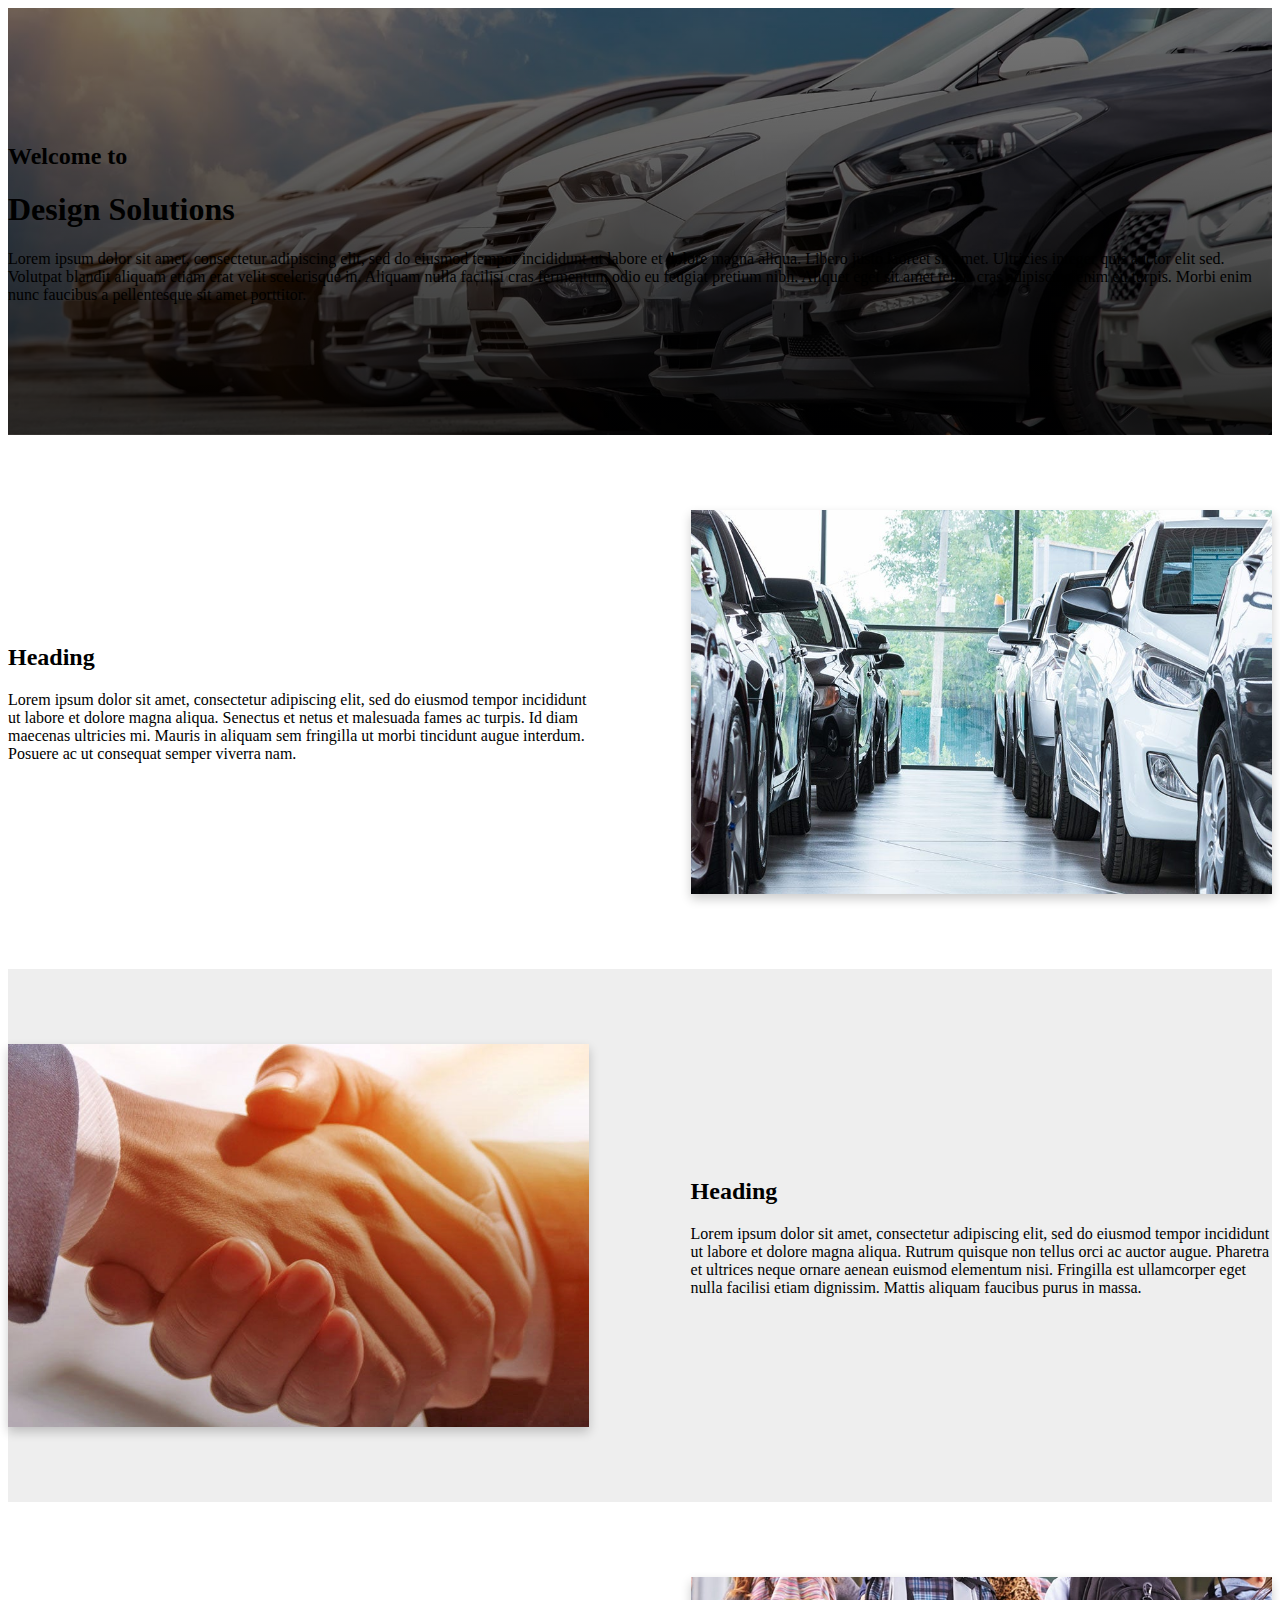
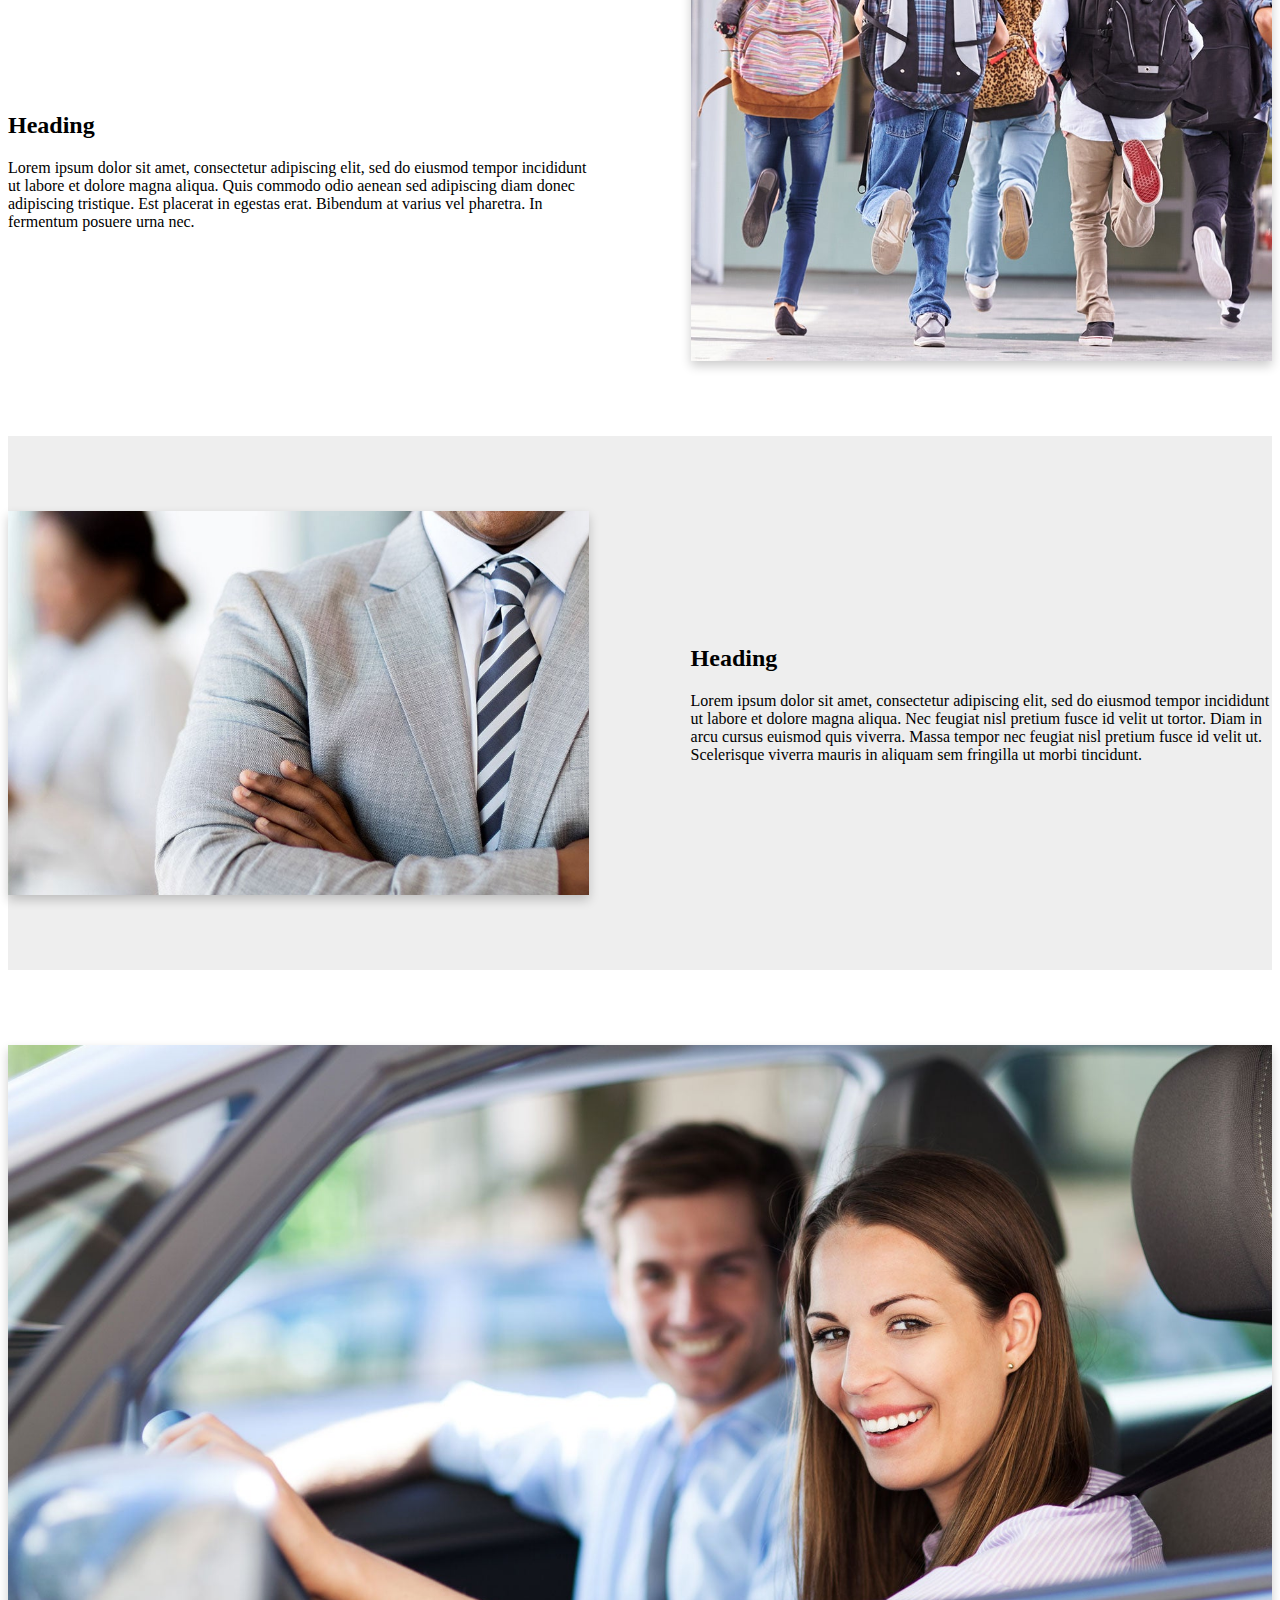
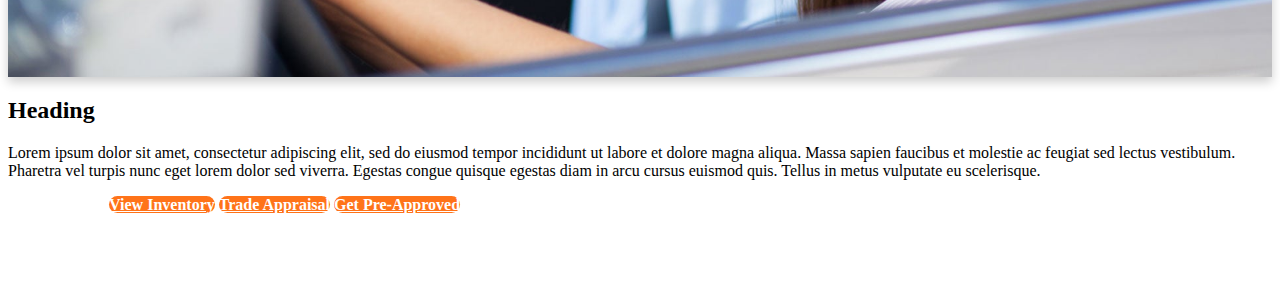
<file: DealerOn-Challenge-1/index.html>
<!doctype html>
<html lang="en">

<head>
  <!-- Required meta tags -->
  <meta charset="utf-8">
  <meta name="viewport" content="width=device-width, initial-scale=1, shrink-to-fit=no">

  <!-- Bootstrap CSS -->
  <link rel="stylesheet" href="https://cdn.jsdelivr.net/npm/bootstrap@4.5.3/dist/css/bootstrap.min.css" integrity="sha384-TX8t27EcRE3e/ihU7zmQxVncDAy5uIKz4rEkgIXeMed4M0jlfIDPvg6uqKI2xXr2" crossorigin="anonymous">
  <link rel="stylesheet" href="css/styles.css">
  <title>Design Challenge #1</title>
</head>

<body>

  <div class="section-0 text-center text-white">
    <div aria-label="vehicle lineup background" alt="vehicle lineup background" class="img-background img-cover" style="background-image: linear-gradient(rgba(0,0,0,.5),rgba(0,0,0,.8)), url('images/hero-cars-1.jpg'); padding: 115px 0;">
      <div class="container">
        <div class="row">

          <div class="col-lg-12">
            <h2 class="m-0 text-uppercase smaller">Welcome to</h2>
            <h1 class="mt-0 text-uppercase">Design Solutions</h1>
            <p class="mt-1 mb-0">Lorem ipsum dolor sit amet, consectetur adipiscing elit, sed do eiusmod tempor incididunt ut labore et dolore magna aliqua. Libero justo laoreet sit amet. Ultricies integer quis auctor elit sed. Volutpat blandit
              aliquam etiam erat velit scelerisque in. Aliquam nulla facilisi cras fermentum odio eu feugiat pretium nibh. Aliquet eget sit amet tellus cras adipiscing enim eu turpis. Morbi enim nunc faucibus a pellentesque sit amet porttitor.</p>
          </div>

        </div>
      </div>
    </div>
  </div>

  <div class="section section-1">
    <div class="container">
      <div class="flex-container">

        <div class="flex-item">
          <h2 class="text-uppercase">Heading</h2>
          <p>Lorem ipsum dolor sit amet, consectetur adipiscing elit, sed do eiusmod tempor incididunt ut labore et dolore magna aliqua. Senectus et netus et malesuada fames ac turpis. Id diam maecenas ultricies mi. Mauris in aliquam sem fringilla ut
            morbi tincidunt augue interdum. Posuere ac ut consequat semper viverra nam.</p>
        </div>

        <div class="flex-item">
          <div aria-label="vehicle lineup" alt="vehicle lineup" style="background-image: url('images/about-dealership-600.jpg');" class="img-background img-cover img-spacing"></div>
        </div>

      </div>
    </div>
  </div>


  <div class="section section-2 bg-gray">
    <div class="container">
      <div class="flex-container">
        <div class="flex-item">
          <div aria-label="handshake" alt="handshake" style="background-image: url('images/about-handshake-600.jpg');" class="img-background img-cover img-spacing"></div>
        </div>
        <div class="flex-item">

          <h2 class="text-uppercase">Heading</h2>

          <p>Lorem ipsum dolor sit amet, consectetur adipiscing elit, sed do eiusmod tempor incididunt ut labore et dolore magna aliqua. Rutrum quisque non tellus orci ac auctor augue. Pharetra et ultrices neque ornare aenean euismod elementum nisi.
            Fringilla est ullamcorper eget nulla facilisi etiam dignissim. Mattis aliquam faucibus purus in massa.</p>
        </div>
      </div>
    </div>
  </div>

  <div class="section section-3">
    <div class="container">
      <div class="flex-container">
        <div class="flex-item">
          <h2 class="text-uppercase">Heading</h2>
          <p>Lorem ipsum dolor sit amet, consectetur adipiscing elit, sed do eiusmod tempor incididunt ut labore et dolore magna aliqua. Quis commodo odio aenean sed adipiscing diam donec adipiscing tristique. Est placerat in egestas erat. Bibendum
            at varius vel pharetra. In fermentum posuere urna nec.</p>
        </div>
        <div class="flex-item">
          <div aria-label="kids skipping" alt="kids skipping" style="background-image: url('images/community-600.jpg');" class="img-background img-cover img-spacing"></div>
        </div>
      </div>
    </div>
  </div>

  <div class="section section-4 bg-gray">
    <div class="container">
      <div class="flex-container">

        <div class="flex-item">
          <div aria-label="Where did my head go?" alt="Where did my head go?" style="background-image: url('images/about-staff-600.jpg');" class="img-background img-cover img-spacing"></div>
        </div>

        <div class="flex-item">
          <h2 class="text-uppercase">Heading</h2>
          <p>Lorem ipsum dolor sit amet, consectetur adipiscing elit, sed do eiusmod tempor incididunt ut labore et dolore magna aliqua. Nec feugiat nisl pretium fusce id velit ut tortor. Diam in arcu cursus euismod quis viverra. Massa tempor nec
            feugiat nisl pretium fusce id velit ut. Scelerisque viverra mauris in aliquam sem fringilla ut morbi tincidunt.</p>
        </div>

      </div>
    </div>
  </div>

  <div class="section section-bot text-center">
    <div class="container">
      <div class="row">

        <div class="offset-md-1 col-md-10">
          <div aria-label="Happy customers in car" alt="Happy customers in car" style="background-image: url('images/happy-customers.jpg'); padding-top: 50%;" class="img-background img-spacing img-cover"></div>
        </div>

        <div class="col-lg-12">
          <h2 class="text-uppercase">Heading</h2>
          <p>Lorem ipsum dolor sit amet, consectetur adipiscing elit, sed do eiusmod tempor incididunt ut labore et dolore magna aliqua. Massa sapien faucibus et molestie ac feugiat sed lectus vestibulum. Pharetra vel turpis
            nunc eget lorem dolor sed viverra. Egestas congue quisque egestas diam in arcu cursus euismod quis. Tellus in metus vulputate eu scelerisque.</p>
            <div class="row cta-row">
              <a class="btn btn-orange btn-lg my-1 col-sm-12 col-lg-4" href="/searchnew.aspx">View Inventory</a>
              <a class="btn btn-orange btn-lg my-1 col-sm-12 col-lg-4" href="/trade.aspx">Trade Appraisal</a>
              <a class="btn btn-orange btn-lg my-1 col-sm-12 col-lg-4" href="/preapproved.aspx">Get Pre-Approved</a>
            </div>
        </div>

      </div>
    </div>
  </div>

  <!-- jQuery and Bootstrap Bundle -->
  <script src="https://code.jquery.com/jquery-3.5.1.slim.min.js" integrity="sha384-DfXdz2htPH0lsSSs5nCTpuj/zy4C+OGpamoFVy38MVBnE+IbbVYUew+OrCXaRkfj" crossorigin="anonymous"></script>
  <script src="https://cdn.jsdelivr.net/npm/bootstrap@4.5.3/dist/js/bootstrap.bundle.min.js" integrity="sha384-ho+j7jyWK8fNQe+A12Hb8AhRq26LrZ/JpcUGGOn+Y7RsweNrtN/tE3MoK7ZeZDyx" crossorigin="anonymous"></script>

</body>

</html>
</file>
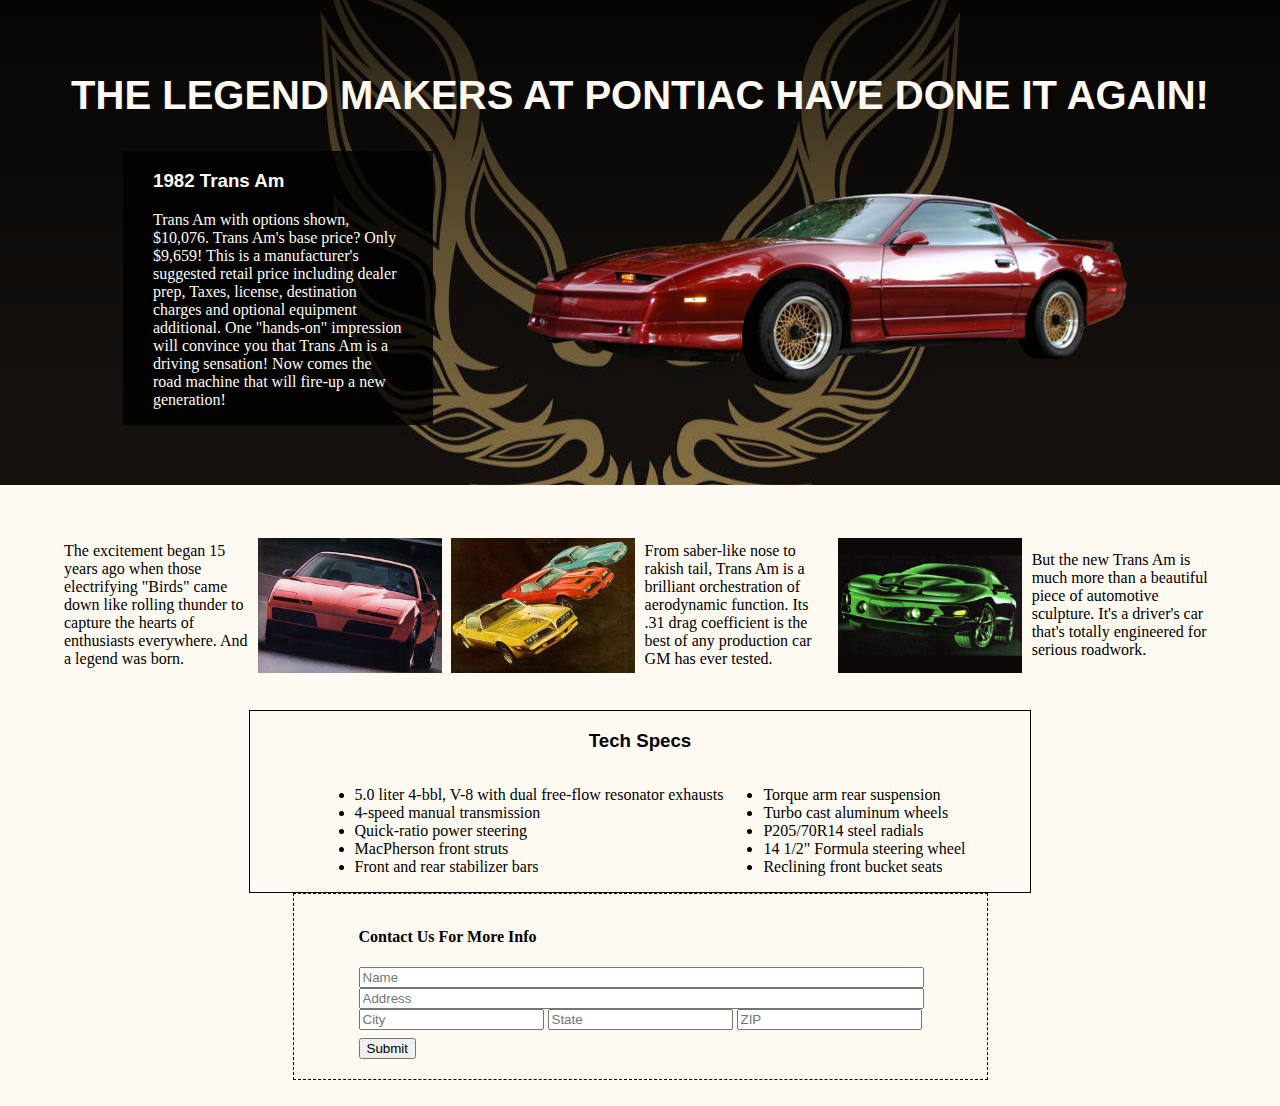
<file: DealerOn-Challenge-2/index.html>
<!doctype html>
<html lang="en">

<head>
  <meta charset="utf-8">
  <meta name="viewport" content="width=device-width, initial-scale=1, shrink-to-fit=no">
  <link rel="stylesheet" href="css/styles.css">

  <title>Design Challenge #2</title>
</head>

<body>

  <div class="text-white firebird-bg">
    <div class="text-center">
      <h2 class="uppercase large-font">The legend makers at Pontiac have done it again!</h2>
    </div>
    <div class="flex-center">
      <div class="flex-item sm-order-2 dark-bg mr-2">
        <h3>1982 Trans Am</h3>
        <p>Trans Am with options shown, $10,076. Trans Am's base price? Only $9,659! This is a manufacturer's suggested retail price including dealer prep, Taxes, license, destination charges and optional equipment additional. One "hands-on"
          impression will convince you that Trans Am is a driving sensation! Now comes the road machine that will fire-up a new generation!</p>

      </div>
      <div class="flex-item sm-order-1 ml-2">
        <img src="images/pontiac-firebird.png" alt="Pontiac Firebird" class="img-responsive margin-auto margin-tb">
      </div>

    </div>
  </div>

  <div class="container">
    <div class="flex-container">

      <div class="flex-top sm-order-2">
        <p>The excitement began 15 years ago when those electrifying "Birds" came down like rolling thunder to capture the hearts of enthusiasts everywhere. And a legend was born.</p>
      </div>
      <div class="flex-top sm-order-1">
        <img src="images/firebird_1982.jpg" alt="" class="img-responsive margin-auto">

      </div>
      <div class="flex-top">
        <img src="images/firebird.jpg" alt="" class="img-responsive margin-auto">

      </div>
      <div class="flex-top">
        <p>From saber-like nose to rakish tail, Trans Am is a brilliant orchestration of aerodynamic function. Its .31 drag coefficient is the best of any production car GM has ever tested. </p>

      </div>
      <div class="flex-top md-order-6">
        <img src="images/firebird_1998.jpg" alt="" class="img-responsive margin-auto">

      </div>
      <div class="flex-top md-order-5">
        <p>But the new Trans Am is much more than a beautiful piece of automotive sculpture. It's a driver's car that's totally engineered for serious roadwork.</p>
      </div>

    </div>
  </div>

  <div class="container">

    <div class="flex-container flex-center">
      <div class="flex-column border-solid">
        <h3>Tech Specs</h3>
        <div class="flex-container">
          <div>
            <ul>
              <li>5.0 liter 4-bbl, V-8 with dual free-flow resonator exhausts</li>
              <li>4-speed manual transmission</li>
              <li>Quick-ratio power steering</li>
              <li>MacPherson front struts</li>
              <li>Front and rear stabilizer bars</li>
            </ul>
          </div>
          <div>
            <ul>
              <li>Torque arm rear suspension</li>
              <li>Turbo cast aluminum wheels</li>
              <li>P205/70R14 steel radials</li>
              <li>14 1/2" Formula steering wheel</li>
              <li>Reclining front bucket seats</li>
            </ul>
          </div>
        </div>


      </div>
      <div class="border-dotted">
        <form>
          <h4>Contact Us For More Info</h4>
          <input type="text" name="Name" placeholder="Name" class="full-width">
          <br>
          <input type="text" name="Address" placeholder="Address" class="full-width">
          <br>
          <input type="text" name="City" placeholder="City" class="part-width">
          <input type="text" name="State" placeholder="State" class="part-width">
          <input type="text" name="ZIP" placeholder="ZIP" class="part-width">
          <br>
          <button type="button" name="button" style="margin-top: .5rem; margin-bottom: .5rem;">Submit</button>
        </form>
      </div>
    </div>

  </div>

</body>

</html>
</file>
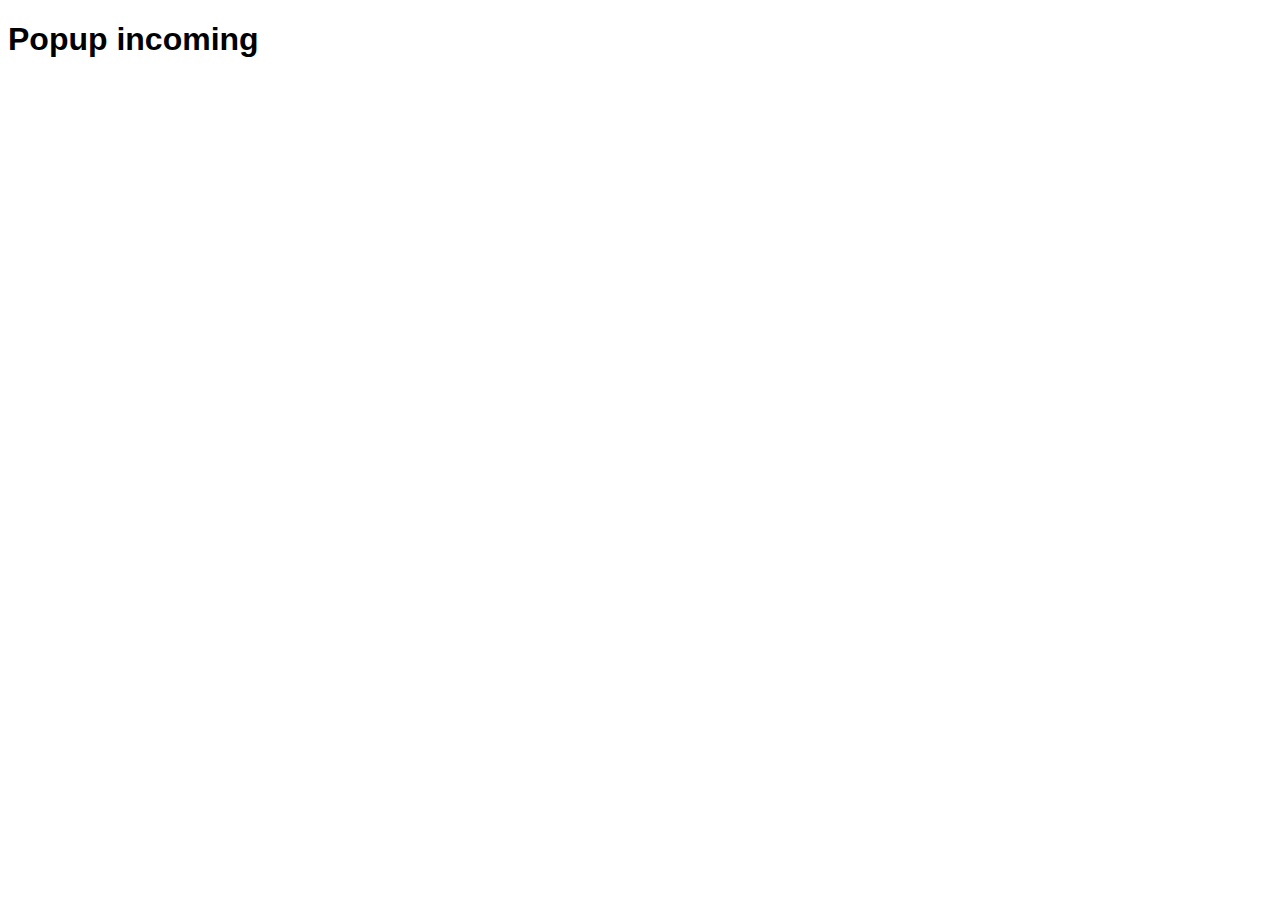
<file: DealerOn-Challenge-3/index.html>
<!DOCTYPE html>
<html lang="en" dir="ltr">

<head>
  <meta charset="utf-8">
  <meta name="viewport" content="width=device-width, initial-scale=1, shrink-to-fit=no">

  <title>Design Challenge 3</title>

  <link rel="stylesheet" href="css/styles.css">

  <script src="https://code.jquery.com/jquery-3.5.1.min.js" integrity="sha256-9/aliU8dGd2tb6OSsuzixeV4y/faTqgFtohetphbbj0=" crossorigin="anonymous"></script>
  <script>
    $(document).ready(function() {
      setTimeout(function() {
        $(".pop-outer").fadeIn('slow');
      }, 3000);
      $(".close").click(function() {
        $('.pop-outer').fadeOut('fast');
      });
    });
  </script>
</head>

<body>

  <h1>Popup incoming</h1>
  <div style="display: none;" class="pop-outer">
    <div class="pop-inner">
      <button class="close">X</button>
      <div class="text-center">
        <h2>If you would you like to
          <br>
          <span class="big">Save $500</span>
          <br>
          It's easy when you just give us your personal information!</h2>
        <input type="text" placeholder="First Name">
        <input type="text" placeholder="Last Name">
        <br>
        <input type="email" placeholder="Email">
        <input type="tel" placeholder="Phone">
        <br>
        <button class="lead">Submit</button>
      </div>
      <p class="disclaimer text-center"><span>Disclaimer:</span> It's cool, you can trust me.</p>


    </div>
  </div>

</body>

</html>
</file>
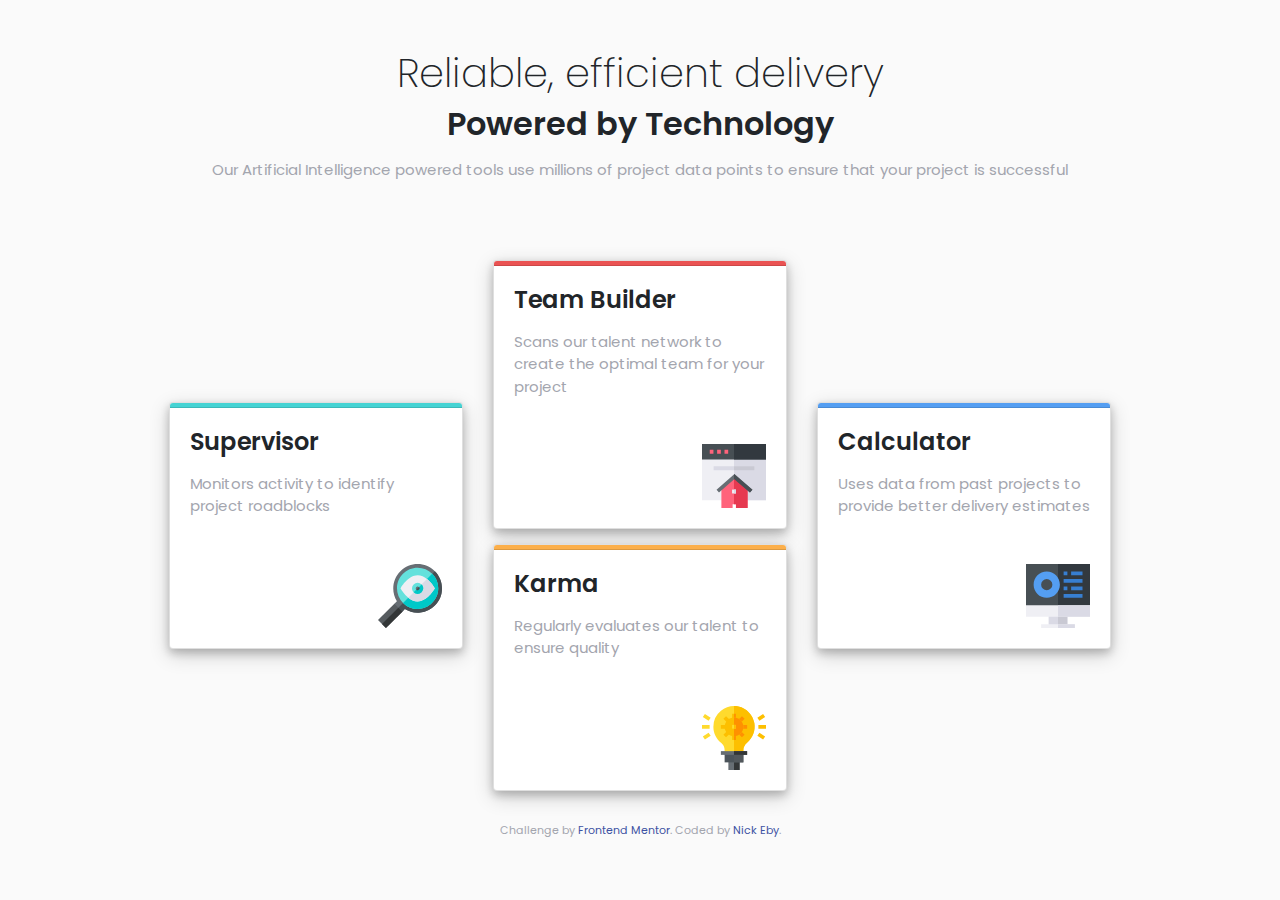
<file: four-card-feature-section-master/index.html>
<!DOCTYPE html>
<html lang="en">

<head>
  <meta charset="UTF-8">
  <meta name="viewport" content="width=device-width, initial-scale=1.0"> <!-- displays site properly based on user's device -->

  <link rel="icon" type="image/png" sizes="32x32" href="./images/favicon-32x32.png">
  <link href="https://fonts.googleapis.com/css?family=Poppins:200,400,600&display=swap" rel="stylesheet">
  <link rel="stylesheet" href="https://stackpath.bootstrapcdn.com/bootstrap/4.4.1/css/bootstrap.min.css" integrity="sha384-Vkoo8x4CGsO3+Hhxv8T/Q5PaXtkKtu6ug5TOeNV6gBiFeWPGFN9MuhOf23Q9Ifjh" crossorigin="anonymous">
  <title>Frontend Mentor | Four card feature section</title>

  <!-- Feel free to remove these styles or customise in your own stylesheet 👍 -->
  <style>
    body {
      font-family: 'Poppins', sans-serif;
      background-color: hsl(0, 0%, 98%);
    }

    h1 {
      font-weight: 200;
    }

    h2, h4 {
      font-weight: 600;
    }

    p {
      font-size: 15px;
      color: hsl(229, 6%, 66%);
      margin-top: 1rem;
      margin-bottom: 2em;
    }

    img {
      margin-top: 1rem;
      float: right;
    }

    .attribution {
      font-size: 11px;
      text-align: center;
    }

    .attribution a {
      color: hsl(228, 45%, 44%);
    }

    .center {
      text-align: center;
      margin: 5% auto;
    }

    .card {
      margin-bottom: 5%;
      box-shadow: 0 4px 8px 0 rgba(0, 0, 0, 0.2), 0 6px 20px 0 rgba(0, 0, 0, 0.19);
    }

    .card-header {
      padding: 2px;
    }

    .red {
      background-color: hsl(0, 78%, 62%);
    }

    .cyan {
      background-color: hsl(180, 62%, 55%);
    }

    .orange {
      background-color: hsl(34, 97%, 64%);
    }

    .blue {
      background-color: hsl(212, 86%, 64%);
    }

    .row {
      margin: auto 12%;
    }
    @media (max-width: 1028px) {
      .row {
        margin: auto 3%;
      }
    }
    .side {
      align-self: center;
    }
  </style>
</head>

<body>
  <div class="row">
    <div class="col-lg-12 center">

      <h1>Reliable, efficient delivery</h1>
      <h2>Powered by Technology</h2>

      <p>Our Artificial Intelligence powered tools use millions of project data points
        to ensure that your project is successful</p>
    </div>
  </div>

  <div class="row">
    <div class="col-lg-4 side">
      <div class="card">
        <div class="card-header cyan"></div>
        <div class="card-body">
          <h4 class="card-title">Supervisor</h4>
          <p class="card-text">Monitors activity to identify project roadblocks</p>
          <img src="images/icon-supervisor.svg" alt="">
        </div>
      </div>


    </div>

    <div class="col-lg-4">
      <div class="card">
        <div class="card-header red"></div>
        <div class="card-body">
          <h4 class="card-title">Team Builder</h4>
          <p class="card-text">Scans our talent network to create the optimal team for your project</p>
          <img src="images/icon-team-builder.svg" alt="">
        </div>
      </div>
      <div class="card">
        <div class="card-header orange"></div>
        <div class="card-body">
          <h4 class="card-title">Karma</h4>
          <p class="card-text">Regularly evaluates our talent to ensure quality</p>
          <img src="images/icon-karma.svg" alt="">
        </div>
      </div>
    </div>

    <div class="col-lg-4 side">
      <div class="card ">
        <div class="card-header blue"></div>
        <div class="card-body">
          <h4 class="card-title">Calculator</h4>
          <p class="card-text">Uses data from past projects to provide better delivery estimates</p>
          <img src="images/icon-calculator.svg" alt="">
        </div>
      </div>

    </div>
  </div>

  <footer>
    <p class="attribution">
      Challenge by <a href="https://www.frontendmentor.io?ref=challenge" target="_blank">Frontend Mentor</a>.
      Coded by <a href="#">Nick Eby</a>.
    </p>
  </footer>
</body>

</html>
</file>
<file: DealerOn-Challenge-1/css/styles.css>
.flex-container {
  display: flex;
  flex-flow: row wrap;
  align-items: center;
  justify-content: space-between;
}

.flex-item {
  width: 46%;
}

.section .img-background {
  box-shadow: 0 5px 10px rgba(0, 0, 0, .2);
}

.section-bot .btn-cta {
  width: 225px;
}

.smaller {
  font-size: 1.5em;
}

.img-cover {
  background-size: cover;
}

.img-background {
  background-position: center;
  background-repeat: no-repeat;
}

.img-spacing {
  padding-top: 66%;
}

.bg-gray {
  background-color: #eee;
  color: inherit;
}

.cta-row {
  padding-left: 8%;
  padding-right: 8%;
}

.btn-orange {
  background-color: #FF7319;
  font-weight: bold;
  color: #FFF;
  border-radius: 30px;
}

.btn-orange:hover {
  background-color: #dc5600;
  color: #FFF;
}

/* Media Queries */
@media (min-width: 1200px) {
    .section { padding: 75px 0; }
}
@media (max-width: 991px) {
    .section h2 { font-size: 32px; }
}
@media (max-width: 991px) and (min-width: 768px) {
    .section-0 .img-background { padding: 75px 0 !important; }
}
@media (max-width: 767px) {
    .section-0 .img-background { padding: 50px 0 !important; }
    .flex-item { width: 100%; }
    .section-1 .flex-container,.section-3 .flex-container { flex-direction: column-reverse; }
    .img-spacing { padding-top: 175px; margin-top: 1rem; margin-bottom: .5rem;}
}
</file>
<file: DealerOn-Challenge-2/css/styles.css>
body {
  margin: 0;
  background-color: #FFFAF1;
  font-family: Georgia, serif;
}

h1, h2, h3 {
  font-family: Arial, Helvetica, sans-serif;
}

.border-dotted {
  border: solid black 1px;
  border-style: dashed;
  padding: 12px 65px;
}

.border-solid {
  border: solid black 1px;
  padding-left: 65px;
  padding-right: 65px;
}

.container {
  margin-left: 10%;
  margin-right: 10%;
}

.flex-container, .flex-center {
  display: flex;
  flex-flow: row wrap;
  align-items: center;
}

.flex-column {
  display: flex;
  flex-flow: column wrap;
  align-items: center;
}

.flex-container {
  justify-content: space-between;
}

.flex-center {
  justify-content: center;
}

.firebird-bg {
  background-image: linear-gradient(rgba(0, 0, 0, .8), rgba(0, 0, 0, .5), rgba(0, 0, 0, .3)), url(firebirdlogo.jpg);
  background-color: #1E1915;
  background-position: center;
  background-repeat: no-repeat;
  padding: 40px 0 60px 0;
}

.dark-bg {
  width: 250px;
  background-color: rgba(0, 0, 0, .8);
}

.flex-item {
  padding-left: 30px;
  padding-right: 30px;
}

.flex-top {
  width: 16%;
  margin-top: 1rem;
}

.flex-full {
  width: 100%;
}

.full-width {
  width: 99%;
}

.img-responsive {
  max-width: 100%;
  height: auto;
}

.margin-tb {
  margin-top: 1em;
  margin-bottom: 1em;
}

.margin-auto {
  display: block;
  margin-left: auto;
  margin-right: auto;
}

.large-font {
  font-size: 54px;
}

.text-center {
  text-align: center;
}

.text-white {
  color: #FFFAF1;
}

.uppercase {
  text-transform: uppercase;
}

/* Media Queries */
@media (max-width: 1440px) {
  .container {
    margin-left: 5%;
    margin-right: 5%;
  }

  .large-font {
    font-size: 40px;
  }
}

@media (min-width: 1200px) {
  .container {
    margin-top: 2%;
    margin-bottom: 2%;
  }
}

@media (max-width: 1200px) {
  .flex-top {
    width: 46%;
  }
}

@media (min-width: 992px) {
  .ml-2 {
    margin-left: 2em;
  }

  .mr-2 {
    margin-right: 2em;
  }
}

@media (max-width: 1199px) and (min-width: 768px) {
  .md-order-5 {
    order: 5;
  }

  .md-order-6 {
    order: 6;
  }
}

@media (max-width: 767px) {
  .flex-top {
    width: 100%;
  }

  .flex-top {
    max-width: 360px;
    height: auto;
  }

  .flex-container {
    flex-flow: column;
    justify-content: center;
  }

  .large-font {
    font-size: 32px;
  }
  
  .part-width {
    width: 99%;
  }

  .container {
    margin-left: 2%;
    margin-right: 2%;
  }

  .sm-order-1 {
    order: 1;
  }

  .sm-order-2 {
    order: 2;
  }
}
</file>
<file: DealerOn-Challenge-3/css/styles.css>
body {
  font-family: "Trebuchet MS", Helvetica, sans-serif;
}

.pop-outer {
  background-color: rgba(0, 0, 0, 0.5);
  position: fixed;
  top: 0;
  left: 0;
  width: 100%;
  height: 100%;
  z-index: 999999;
}

.pop-inner {
  background-color: #fff;
  width: 500px;
  height: 350px;
  padding: 25px;
  margin: 15% auto;
}

.lead {
  padding: 8px 12px;
  margin: 10px;
  background-color: #008000;
  border: none;
  border-radius: 2px;
  color: #fff;
  font-weight: bold;
}

.lead:hover {
  background-color: #035a03;
}

.big {
  font-family: Impact, Charcoal, sans-serif;
  text-transform: uppercase;
  font-size: 80px;
  color: #008000;
}

.text-center {
  text-align: center;
}

.disclaimer {
  color: #403f3f;
  font-size: .67em;
  margin-top: 2em;
}

.disclaimer span {
  font-weight: bold;
}

@media (max-width: 550px) {
  h2 {
    font-size: 20px;
  }

  .pop-inner {
    background-color: #fff;
    width: 350px;
    height: 400px;
    margin: 5% auto;
    padding: 15px;
  }

  .big {
    font-size: 64px;
  }
}
</file>
